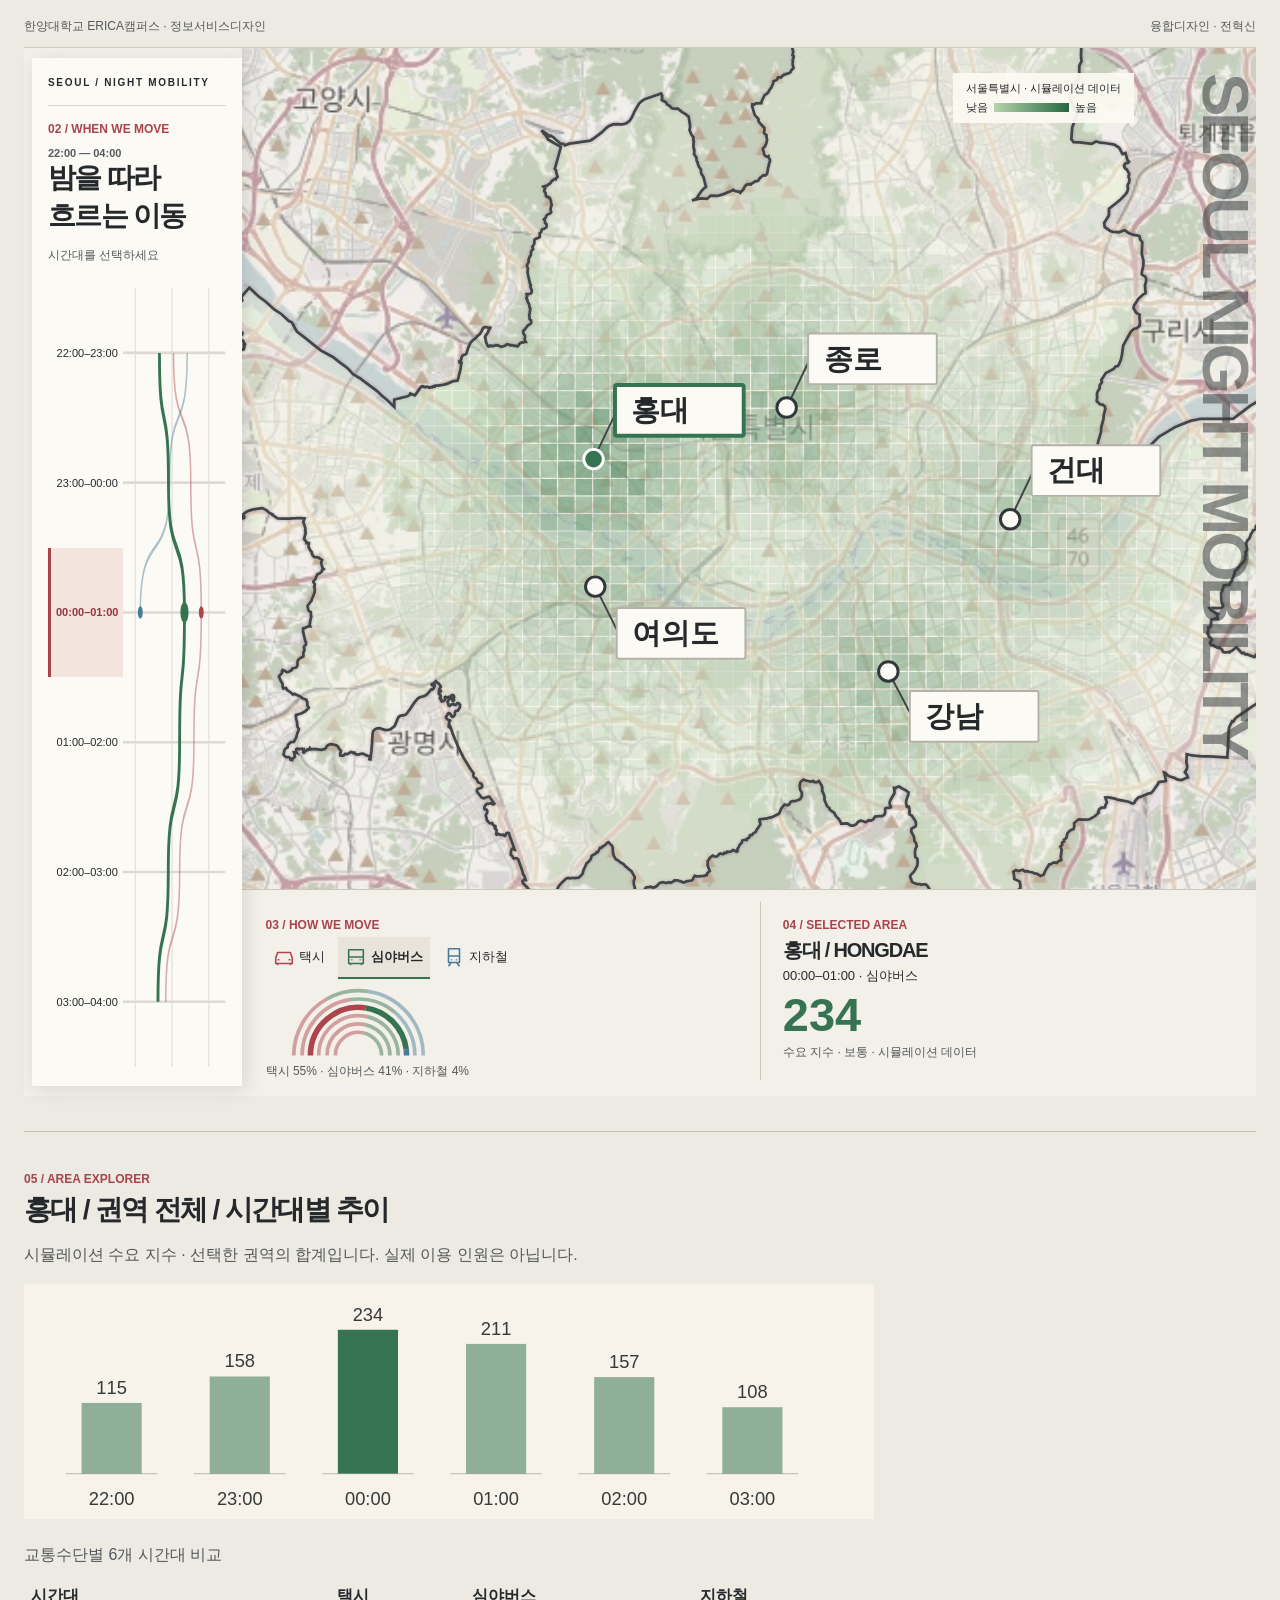
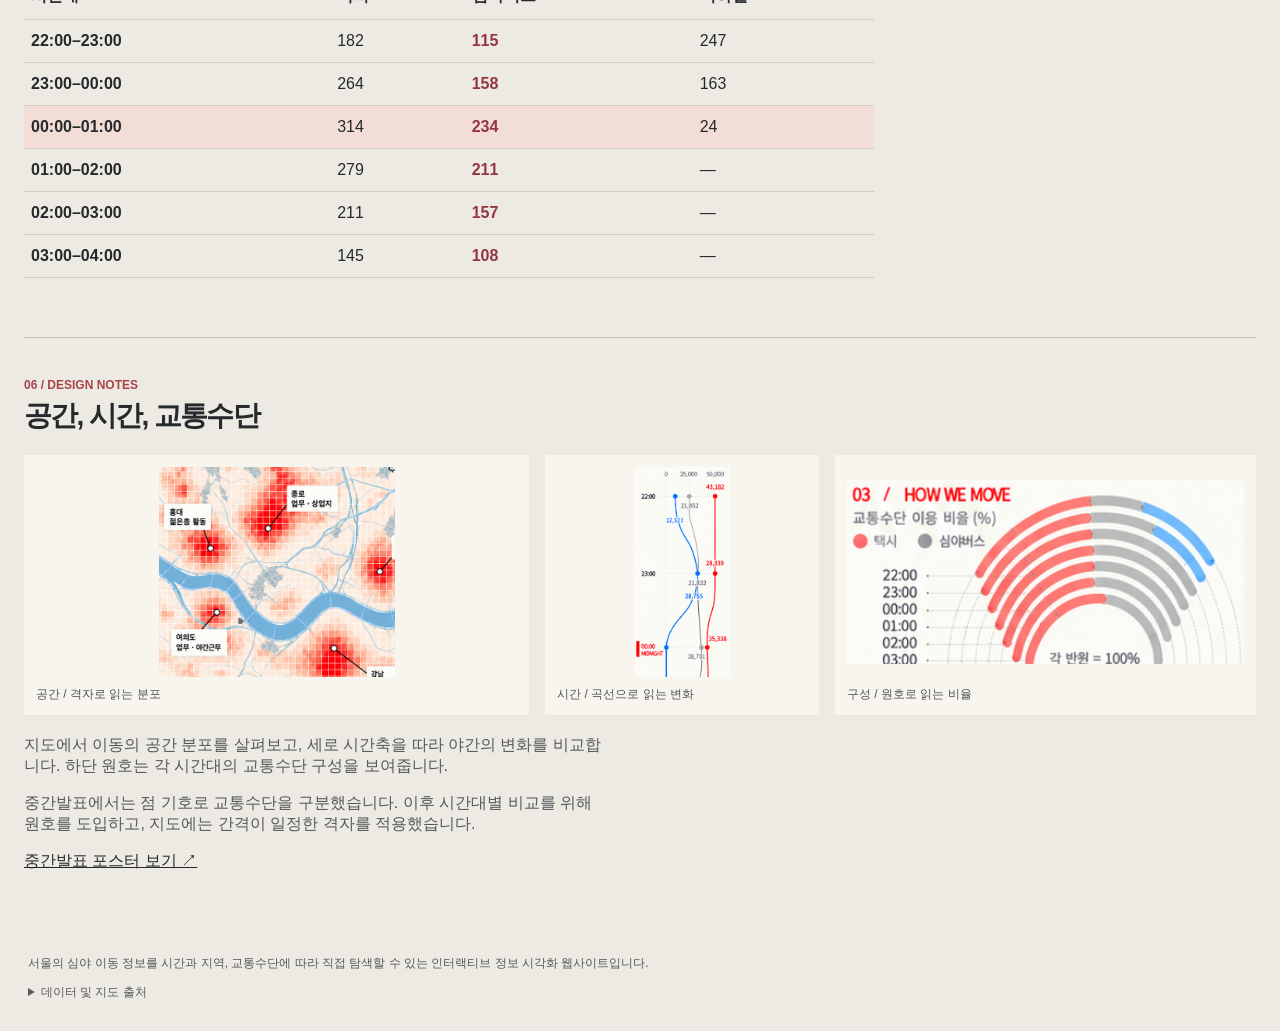
<file: index.html>
<!doctype html>
<html lang="ko">
<meta charset="utf-8">
<meta name="viewport" content="width=device-width, initial-scale=1">
<title>SEOUL NIGHT MOBILITY</title>
<link rel="stylesheet" href="./style.css">
<script defer src="./src/geography.js"></script>
<script defer src="./src/mobility.js"></script>
<script defer src="./src/visuals.js"></script>
<script defer src="./src/app.js"></script>
<main>
<header><span>한양대학교 ERICA캠퍼스 · 정보서비스디자인</span><span>융합디자인 · 전혁신</span></header>
<div class="poster">
<aside><div class="brand">SEOUL / NIGHT MOBILITY</div><div class="timeline-heading"><p class="tag">02 / WHEN WE MOVE</p><span>22:00 — 04:00</span></div><h2>밤을 따라<br>흐르는 이동</h2><p class="hint">시간대를 선택하세요</p><div id="timeline"><svg viewBox="0 0 100 300" preserveAspectRatio="none" aria-hidden="true"></svg><div id="hours" role="group" aria-label="시간대"></div></div></aside>
<section class="map" aria-label="서울 심야 이동 지도">
<div class="map-top"><span>서울특별시 · 시뮬레이션 데이터</span><div class="legend">낮음 <i></i> 높음</div></div>
<svg id="map" viewBox="0 0 700 580" aria-label="서울시 지도와 이동 수요 격자"></svg>
<h1>SEOUL NIGHT MOBILITY</h1>

<div id="map-summary" hidden aria-live="polite"></div>
</section>
<section class="bottom"><div><p class="tag">03 / HOW WE MOVE</p><div id="modes" role="group" aria-label="교통수단"></div><svg id="shares" viewBox="0 0 200 78" role="img" aria-label="선택 지역의 수단별 수요 지수 비중"></svg><small id="share-label"></small></div><div id="info" aria-live="polite"></div></section>
</div>
<section class="deep"><p class="tag">05 / AREA EXPLORER</p><h2 id="detail-title"></h2><p id="detail-note"></p><svg id="detail-chart" viewBox="0 0 650 180" role="img" aria-label="선택 교통수단의 시간대별 수요 막대그래프"></svg><div id="detail-data"></div></section><section class="deep"><p class="tag">06 / DESIGN NOTES</p><h2>공간, 시간, 교통수단</h2><div class="design-gallery"><figure><img src="./assets/detail-map.png" alt="원본 포스터의 격자 지도"><figcaption>공간 / 격자로 읽는 분포</figcaption></figure><figure><img src="./assets/detail-time.png" alt="원본 포스터의 세로 추이 곡선"><figcaption>시간 / 곡선으로 읽는 변화</figcaption></figure><figure><img src="./assets/detail-arc.png" alt="원본 포스터의 교통수단 반원 도표"><figcaption>구성 / 원호로 읽는 비율</figcaption></figure></div><p>지도에서 이동의 공간 분포를 살펴보고, 세로 시간축을 따라 야간의 변화를 비교합니다. 하단 원호는 각 시간대의 교통수단 구성을 보여줍니다.</p><p>중간발표에서는 점 기호로 교통수단을 구분했습니다. 이후 시간대별 비교를 위해 원호를 도입하고, 지도에는 간격이 일정한 격자를 적용했습니다.</p><a href="./assets/poster.png">중간발표 포스터 보기 ↗</a></section><footer><p>서울의 심야 이동 정보를 시간과 지역, 교통수단에 따라 직접 탐색할 수 있는 인터랙티브 정보 시각화 웹사이트입니다.</p><details><summary>데이터 및 지도 출처</summary><p><a href="https://www.openstreetmap.org/copyright">© OpenStreetMap contributors · ODbL</a></p><p>열지도, 도표와 수치는 시뮬레이션입니다. 수요 지수는 비교용이며 실시간 대기 인원, 승객 수, 실제 운행 시간표와 구분됩니다. 지하철 이용 가능성은 역·노선·요일에 따라 달라집니다.</p><p>지도와 서울시 경계는 OpenStreetMap에서 가져왔으며 동일한 Web Mercator 좌표계로 정렬했습니다. 격자는 지역 중심 주변의 가상 분포를 나타냅니다.</p><a href="./assets/poster.png">중간발표 원본 포스터 보기</a></details></footer>
</main>
</html>
</file>
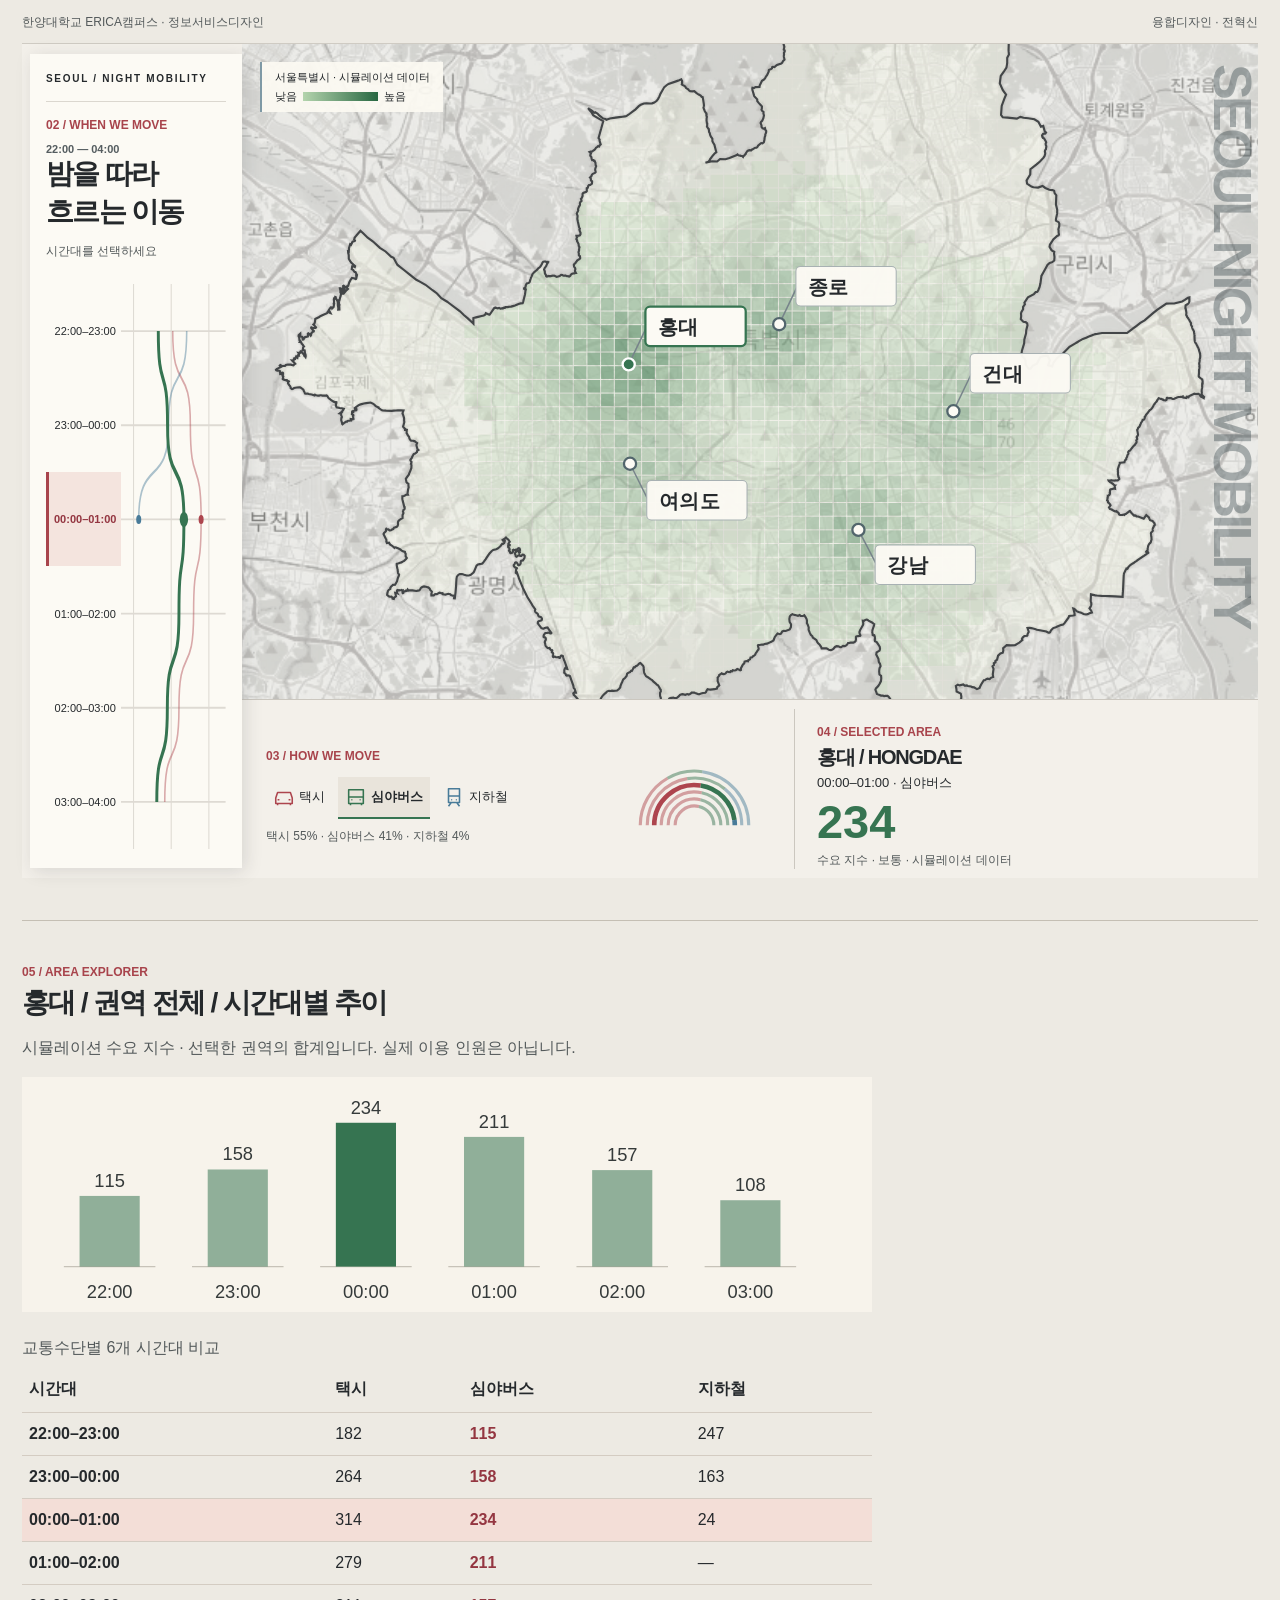
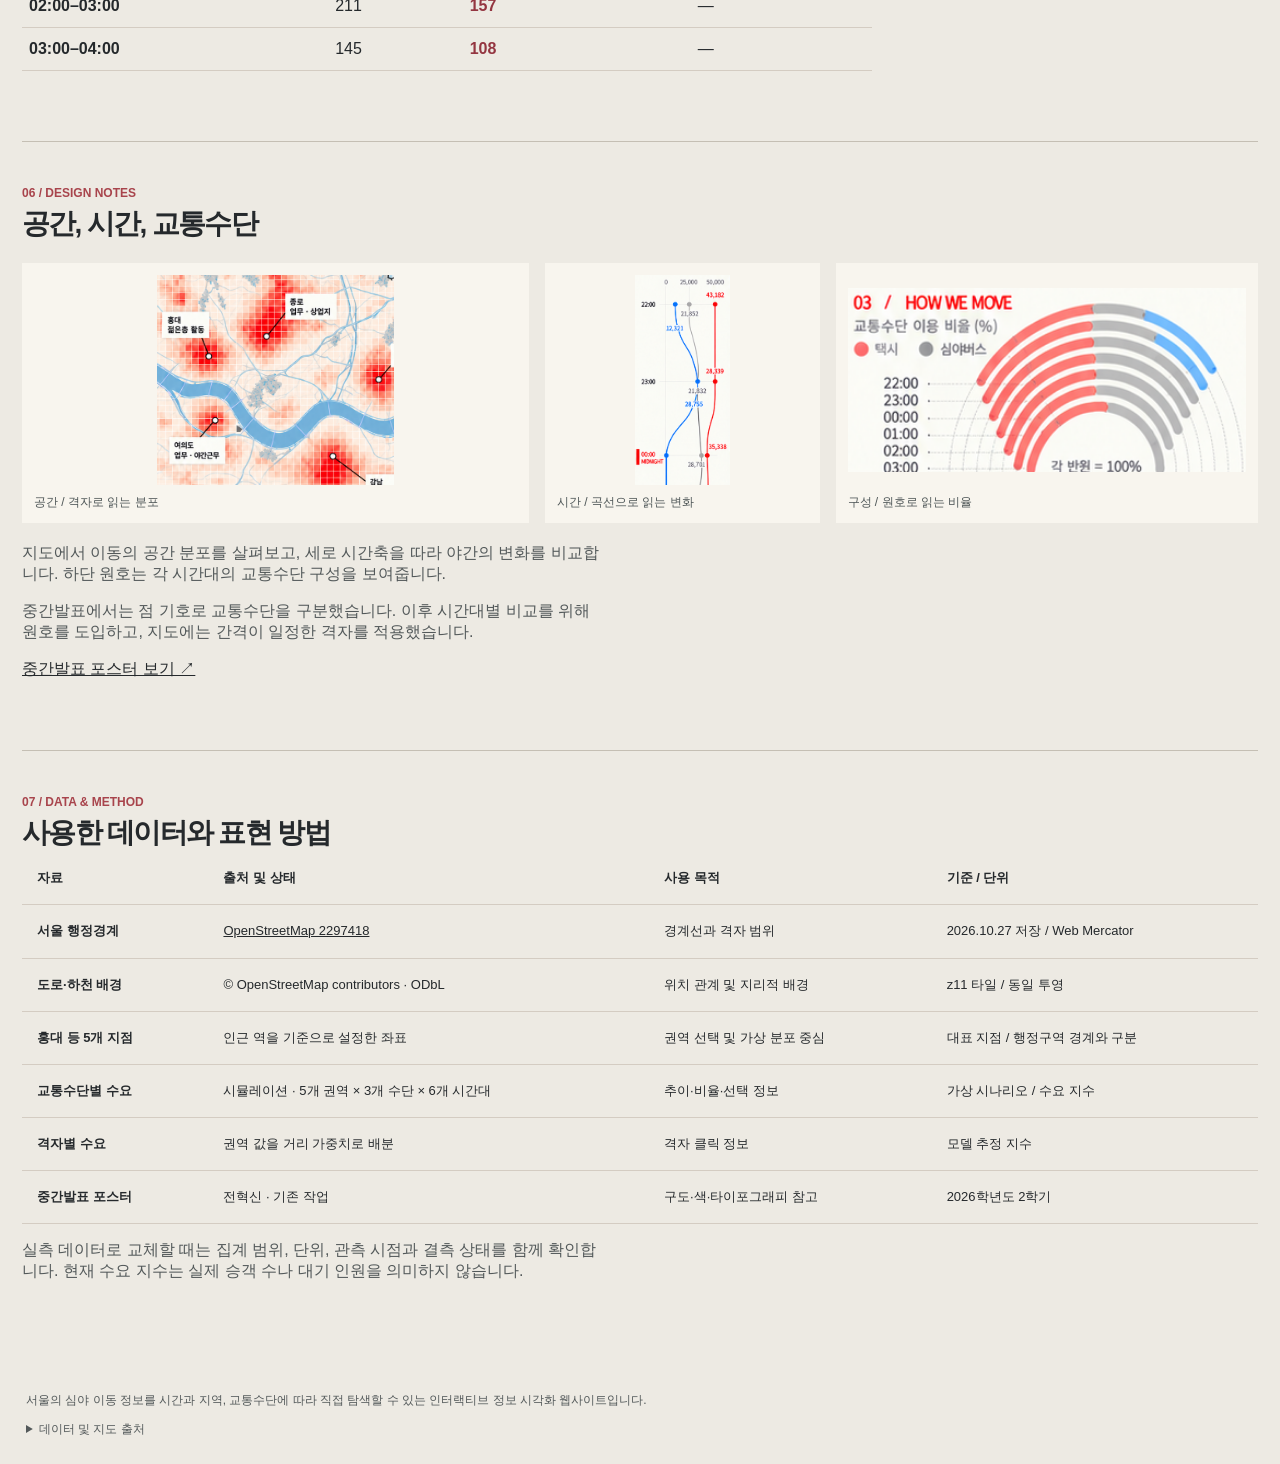
<file: professor/index.html>
<!doctype html>
<html lang="ko">
<meta charset="utf-8">
<meta name="viewport" content="width=device-width, initial-scale=1">
<title>SEOUL NIGHT MOBILITY · 교수 피드백 버전</title>
<link rel="stylesheet" href="./style.css">
<script defer src="./src/geography.js"></script>
<script defer src="./src/mobility.js"></script>
<script defer src="./src/visuals.js"></script>
<script defer src="./src/app.js"></script>
<main>
<header><span>한양대학교 ERICA캠퍼스 · 정보서비스디자인</span><span>융합디자인 · 전혁신</span></header>
<div class="poster">
<aside><div class="brand">SEOUL / NIGHT MOBILITY</div><div class="timeline-heading"><p class="tag">02 / WHEN WE MOVE</p><span>22:00 — 04:00</span></div><h2>밤을 따라<br>흐르는 이동</h2><p class="hint">시간대를 선택하세요</p><div id="timeline"><svg viewBox="0 0 100 300" preserveAspectRatio="none" aria-hidden="true"></svg><div id="hours" role="group" aria-label="시간대"></div></div></aside>
<section class="map" aria-label="서울 심야 이동 지도">
<div class="map-top"><span>서울특별시 · 시뮬레이션 데이터</span><div class="legend">낮음 <i></i> 높음</div></div>
<svg id="map" viewBox="0 0 700 580" aria-label="서울시 지도와 이동 수요 격자"></svg>
<h1>SEOUL NIGHT MOBILITY</h1>

<div id="map-summary" hidden aria-live="polite"></div>
</section>
<section class="bottom"><div><p class="tag">03 / HOW WE MOVE</p><div id="modes" role="group" aria-label="교통수단"></div><svg id="shares" viewBox="0 0 200 78" role="img" aria-label="선택 지역의 수단별 수요 지수 비중"></svg><small id="share-label"></small></div><div id="info" aria-live="polite"></div></section>
</div>
<section class="deep"><p class="tag">05 / AREA EXPLORER</p><h2 id="detail-title"></h2><p id="detail-note"></p><svg id="detail-chart" viewBox="0 0 650 180" role="img" aria-label="선택 교통수단의 시간대별 수요 막대그래프"></svg><div id="detail-data"></div></section><section class="deep"><p class="tag">06 / DESIGN NOTES</p><h2>공간, 시간, 교통수단</h2><div class="design-gallery"><figure><img src="../assets/detail-map.png" alt="원본 포스터의 격자 지도"><figcaption>공간 / 격자로 읽는 분포</figcaption></figure><figure><img src="../assets/detail-time.png" alt="원본 포스터의 세로 추이 곡선"><figcaption>시간 / 곡선으로 읽는 변화</figcaption></figure><figure><img src="../assets/detail-arc.png" alt="원본 포스터의 교통수단 반원 도표"><figcaption>구성 / 원호로 읽는 비율</figcaption></figure></div><p>지도에서 이동의 공간 분포를 살펴보고, 세로 시간축을 따라 야간의 변화를 비교합니다. 하단 원호는 각 시간대의 교통수단 구성을 보여줍니다.</p><p>중간발표에서는 점 기호로 교통수단을 구분했습니다. 이후 시간대별 비교를 위해 원호를 도입하고, 지도에는 간격이 일정한 격자를 적용했습니다.</p><a href="../assets/poster.png">중간발표 포스터 보기 ↗</a></section><section class="deep source-section"><p class="tag">07 / DATA & METHOD</p><h2>사용한 데이터와 표현 방법</h2><div class="source-scroll"><table><thead><tr><th>자료</th><th>출처 및 상태</th><th>사용 목적</th><th>기준 / 단위</th></tr></thead><tbody>
<tr><th>서울 행정경계</th><td><a href="https://www.openstreetmap.org/relation/2297418">OpenStreetMap 2297418</a></td><td>경계선과 격자 범위</td><td>2026.10.27 저장 / Web Mercator</td></tr>
<tr><th>도로·하천 배경</th><td>© OpenStreetMap contributors · ODbL</td><td>위치 관계 및 지리적 배경</td><td>z11 타일 / 동일 투영</td></tr>
<tr><th>홍대 등 5개 지점</th><td>인근 역을 기준으로 설정한 좌표</td><td>권역 선택 및 가상 분포 중심</td><td>대표 지점 / 행정구역 경계와 구분</td></tr>
<tr><th>교통수단별 수요</th><td>시뮬레이션 · 5개 권역 × 3개 수단 × 6개 시간대</td><td>추이·비율·선택 정보</td><td>가상 시나리오 / 수요 지수</td></tr>
<tr><th>격자별 수요</th><td>권역 값을 거리 가중치로 배분</td><td>격자 클릭 정보</td><td>모델 추정 지수</td></tr>
<tr><th>중간발표 포스터</th><td>전혁신 · 기존 작업</td><td>구도·색·타이포그래피 참고</td><td>2026학년도 2학기</td></tr>
</tbody></table></div><p>실측 데이터로 교체할 때는 집계 범위, 단위, 관측 시점과 결측 상태를 함께 확인합니다. 현재 수요 지수는 실제 승객 수나 대기 인원을 의미하지 않습니다.</p></section><footer><p>서울의 심야 이동 정보를 시간과 지역, 교통수단에 따라 직접 탐색할 수 있는 인터랙티브 정보 시각화 웹사이트입니다.</p><details><summary>데이터 및 지도 출처</summary><p><a href="https://www.openstreetmap.org/copyright">© OpenStreetMap contributors · ODbL</a></p><p>열지도, 도표와 수치는 시뮬레이션입니다. 수요 지수는 비교용이며 실시간 대기 인원, 승객 수, 실제 운행 시간표와 구분됩니다. 지하철 이용 가능성은 역·노선·요일에 따라 달라집니다.</p><p>지도와 서울시 경계는 OpenStreetMap에서 가져왔으며 동일한 Web Mercator 좌표계로 정렬했습니다. 격자는 지역 중심 주변의 가상 분포를 나타냅니다.</p><a href="../assets/poster.png">중간발표 원본 포스터 보기</a></details></footer>
</main>
</html>
</file>
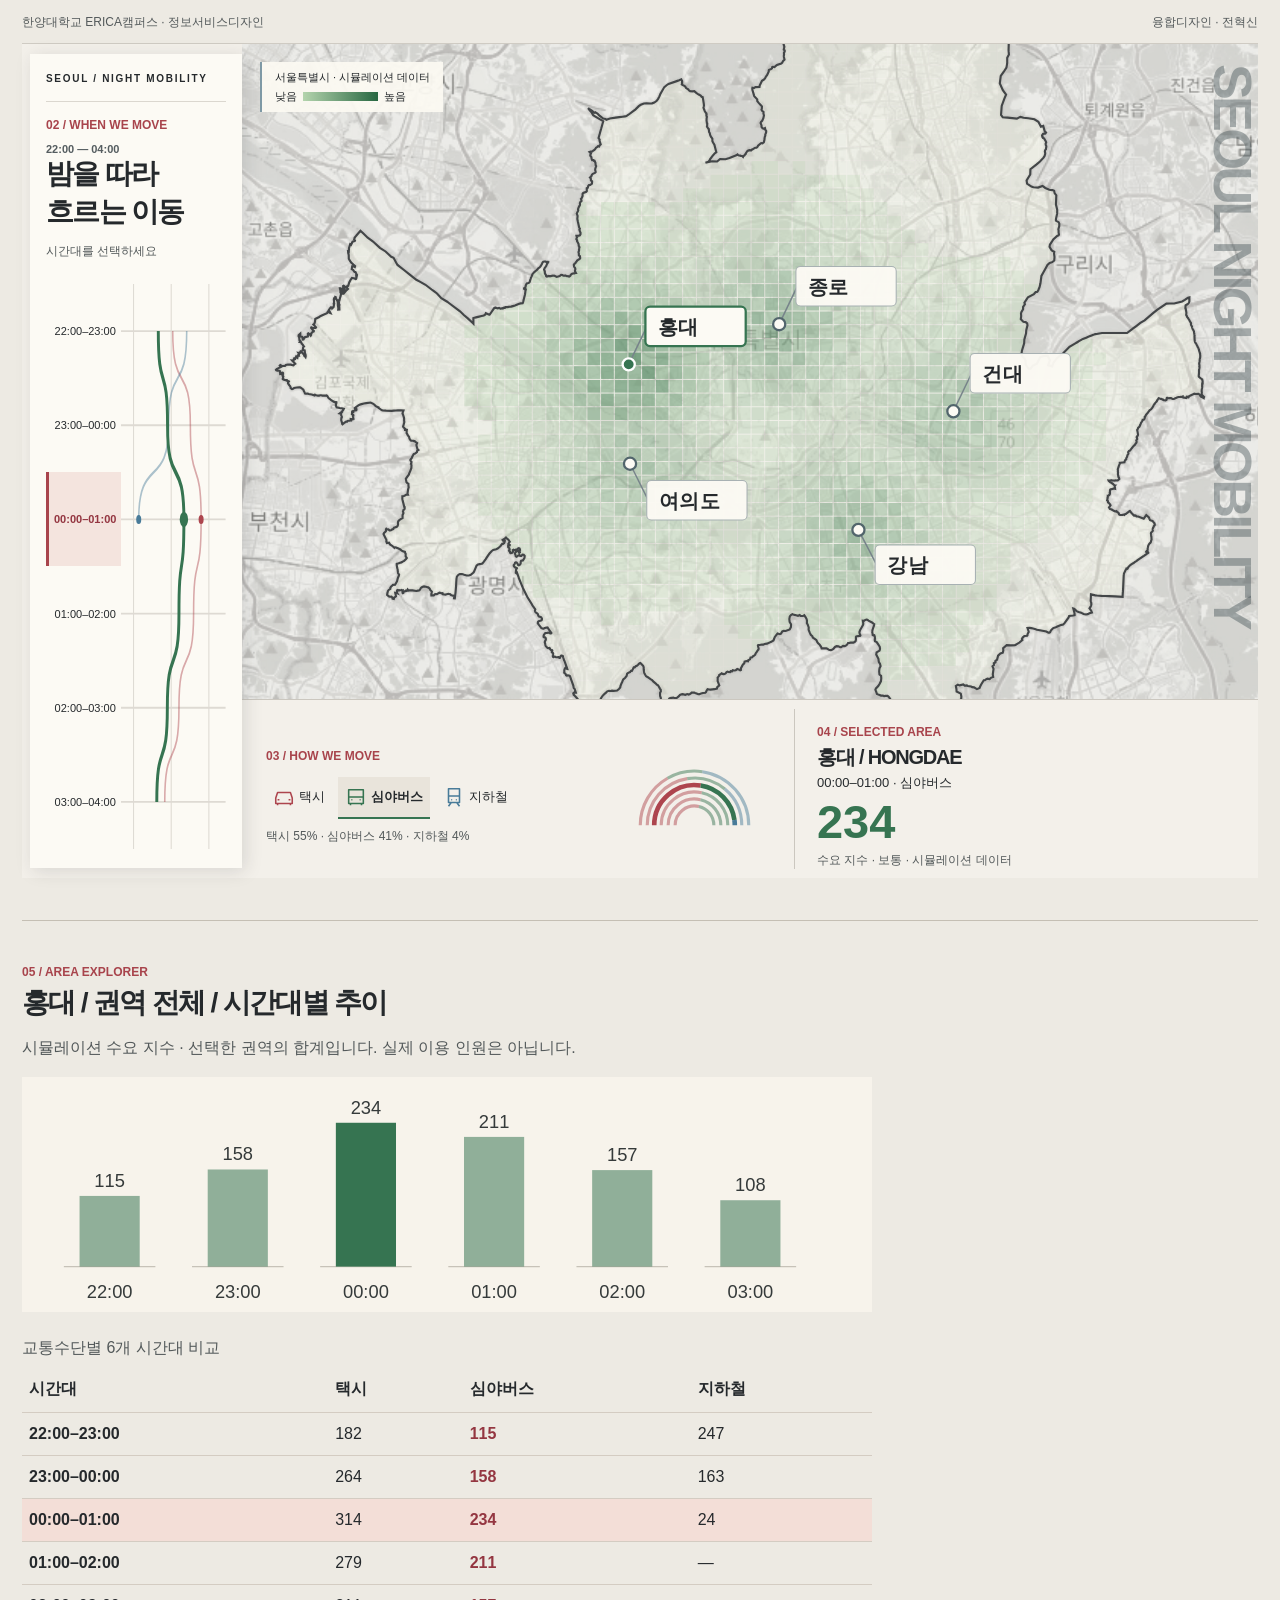
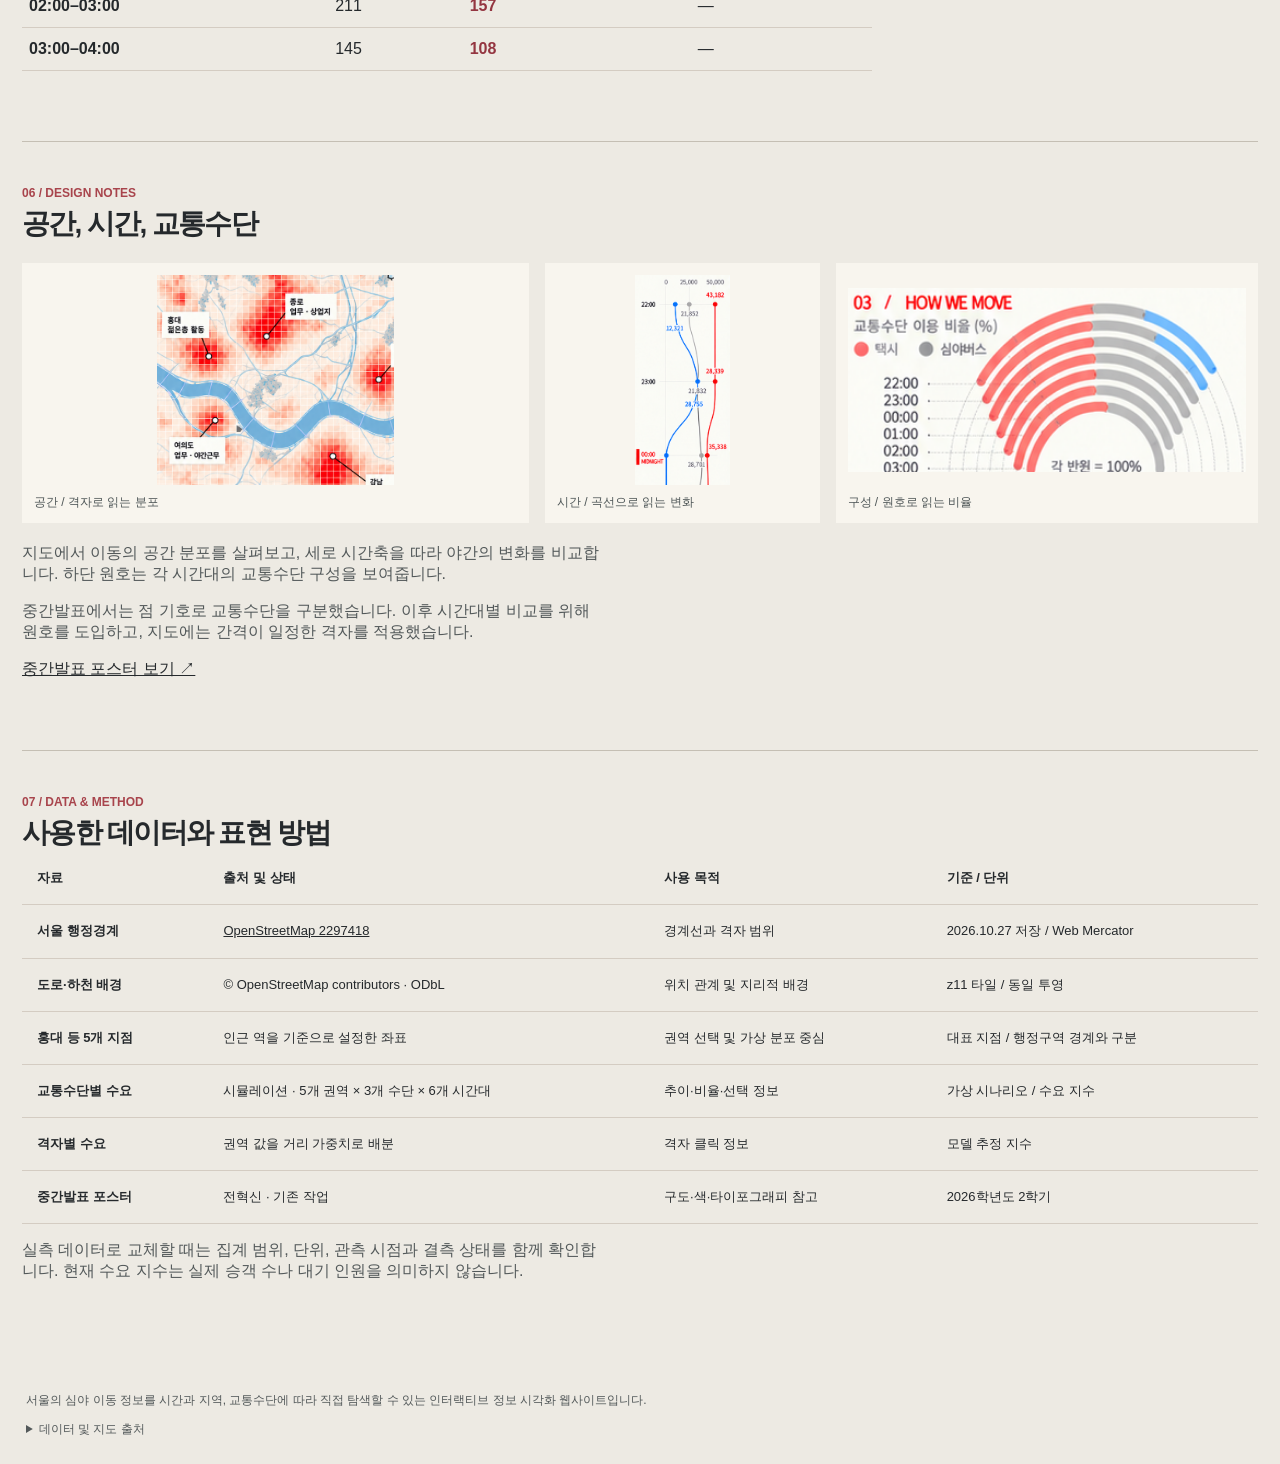
<file: 전혁신/index.html>
<!doctype html>
<html lang="ko">
<meta charset="utf-8">
<meta name="viewport" content="width=device-width, initial-scale=1">
<title>전혁신</title>
<link rel="stylesheet" href="./style.css">
<script defer src="./src/geography.js"></script>
<script defer src="./src/mobility.js"></script>
<script defer src="./src/visuals.js"></script>
<script defer src="./src/app.js"></script>
<main>
<header><span>한양대학교 ERICA캠퍼스 · 정보서비스디자인</span><span>융합디자인 · 전혁신</span></header>
<div class="poster">
<aside><div class="brand">SEOUL / NIGHT MOBILITY</div><div class="timeline-heading"><p class="tag">02 / WHEN WE MOVE</p><span>22:00 — 04:00</span></div><h2>밤을 따라<br>흐르는 이동</h2><p class="hint">시간대를 선택하세요</p><div id="timeline"><svg viewBox="0 0 100 300" preserveAspectRatio="none" aria-hidden="true"></svg><div id="hours" role="group" aria-label="시간대"></div></div></aside>
<section class="map" aria-label="서울 심야 이동 지도">
<div class="map-top"><span>서울특별시 · 시뮬레이션 데이터</span><div class="legend">낮음 <i></i> 높음</div></div>
<svg id="map" viewBox="0 0 700 580" aria-label="서울시 지도와 이동 수요 격자"></svg>
<h1>SEOUL NIGHT MOBILITY</h1>

<div id="map-summary" hidden aria-live="polite"></div>
</section>
<section class="bottom"><div><p class="tag">03 / HOW WE MOVE</p><div id="modes" role="group" aria-label="교통수단"></div><svg id="shares" viewBox="0 0 200 78" role="img" aria-label="선택 지역의 수단별 수요 지수 비중"></svg><small id="share-label"></small></div><div id="info" aria-live="polite"></div></section>
</div>
<section class="deep"><p class="tag">05 / AREA EXPLORER</p><h2 id="detail-title"></h2><p id="detail-note"></p><svg id="detail-chart" viewBox="0 0 650 180" role="img" aria-label="선택 교통수단의 시간대별 수요 막대그래프"></svg><div id="detail-data"></div></section><section class="deep"><p class="tag">06 / DESIGN NOTES</p><h2>공간, 시간, 교통수단</h2><div class="design-gallery"><figure><img src="../assets/detail-map.png" alt="원본 포스터의 격자 지도"><figcaption>공간 / 격자로 읽는 분포</figcaption></figure><figure><img src="../assets/detail-time.png" alt="원본 포스터의 세로 추이 곡선"><figcaption>시간 / 곡선으로 읽는 변화</figcaption></figure><figure><img src="../assets/detail-arc.png" alt="원본 포스터의 교통수단 반원 도표"><figcaption>구성 / 원호로 읽는 비율</figcaption></figure></div><p>지도에서 이동의 공간 분포를 살펴보고, 세로 시간축을 따라 야간의 변화를 비교합니다. 하단 원호는 각 시간대의 교통수단 구성을 보여줍니다.</p><p>중간발표에서는 점 기호로 교통수단을 구분했습니다. 이후 시간대별 비교를 위해 원호를 도입하고, 지도에는 간격이 일정한 격자를 적용했습니다.</p><a href="../assets/poster.png">중간발표 포스터 보기 ↗</a></section><section class="deep source-section"><p class="tag">07 / DATA & METHOD</p><h2>사용한 데이터와 표현 방법</h2><div class="source-scroll"><table><thead><tr><th>자료</th><th>출처 및 상태</th><th>사용 목적</th><th>기준 / 단위</th></tr></thead><tbody>
<tr><th>서울 행정경계</th><td><a href="https://www.openstreetmap.org/relation/2297418">OpenStreetMap 2297418</a></td><td>경계선과 격자 범위</td><td>2026.10.27 저장 / Web Mercator</td></tr>
<tr><th>도로·하천 배경</th><td>© OpenStreetMap contributors · ODbL</td><td>위치 관계 및 지리적 배경</td><td>z11 타일 / 동일 투영</td></tr>
<tr><th>홍대 등 5개 지점</th><td>인근 역을 기준으로 설정한 좌표</td><td>권역 선택 및 가상 분포 중심</td><td>대표 지점 / 행정구역 경계와 구분</td></tr>
<tr><th>교통수단별 수요</th><td>시뮬레이션 · 5개 권역 × 3개 수단 × 6개 시간대</td><td>추이·비율·선택 정보</td><td>가상 시나리오 / 수요 지수</td></tr>
<tr><th>격자별 수요</th><td>권역 값을 거리 가중치로 배분</td><td>격자 클릭 정보</td><td>모델 추정 지수</td></tr>
<tr><th>중간발표 포스터</th><td>전혁신 · 기존 작업</td><td>구도·색·타이포그래피 참고</td><td>2026학년도 2학기</td></tr>
</tbody></table></div><p>실측 데이터로 교체할 때는 집계 범위, 단위, 관측 시점과 결측 상태를 함께 확인합니다. 현재 수요 지수는 실제 승객 수나 대기 인원을 의미하지 않습니다.</p></section><footer><p>서울의 심야 이동 정보를 시간과 지역, 교통수단에 따라 직접 탐색할 수 있는 인터랙티브 정보 시각화 웹사이트입니다.</p><details><summary>데이터 및 지도 출처</summary><p><a href="https://www.openstreetmap.org/copyright">© OpenStreetMap contributors · ODbL</a></p><p>열지도, 도표와 수치는 시뮬레이션입니다. 수요 지수는 비교용이며 실시간 대기 인원, 승객 수, 실제 운행 시간표와 구분됩니다. 지하철 이용 가능성은 역·노선·요일에 따라 달라집니다.</p><p>지도와 서울시 경계는 OpenStreetMap에서 가져왔으며 동일한 Web Mercator 좌표계로 정렬했습니다. 격자는 지역 중심 주변의 가상 분포를 나타냅니다.</p><a href="../assets/poster.png">중간발표 원본 포스터 보기</a></details></footer>
</main>
</html>
</file>
<file: style.css>
:root{font-family:"Noto Sans KR","Malgun Gothic",sans-serif;color:#25292c;background:#edeae3;color-scheme:light}*{box-sizing:border-box}body{margin:0}main{max-width:1320px;margin:auto;padding:18px 24px}header{display:flex;justify-content:space-between;gap:12px;font-size:12px;color:#53595a;padding:0 0 12px;border-bottom:1px solid #cfcbc3}.poster{display:grid;grid-template-columns:clamp(178px,17vw,235px) minmax(0,1fr);grid-template-rows:auto auto;background:#f3f0ea}aside{grid-row:span 2;z-index:2;background:#fcfaf4;padding:19px 16px;box-shadow:3px 3px 17px #25292c22;margin:10px 0 10px 8px;display:flex;flex-direction:column}.brand{font-size:10px;letter-spacing:.17em;font-weight:800;padding-bottom:17px;border-bottom:1px solid #dbd7cf}.tag{font:700 12px Arial,sans-serif;color:#a8444c;margin:16px 0 5px}h2{margin:0;font-size:clamp(20px,2.2vw,31px);letter-spacing:-.06em}.hint,small{font-size:12px;color:#53595a}.map{position:relative;overflow:hidden;isolation:isolate;background:#e5e5dc}#map{display:block;width:100%;height:auto}.map-top{position:absolute;top:3%;right:12%;background:#fcfaf3ed;padding:8px 13px;display:grid;font-size:11px;z-index:1}.map-top b{font:700 clamp(19px,3vw,42px) Arial;letter-spacing:-.06em}.legend{display:flex;align-items:center;gap:6px;margin-top:4px}.legend i{width:75px;height:9px;background:linear-gradient(90deg,#f8dfcf,#e28978,#a8444c)}h1{position:absolute;right:0;top:3%;height:94%;margin:0;writing-mode:vertical-rl;font:900 clamp(24px,5.1vw,71px)/.95 Arial;letter-spacing:-.07em;color:#343a3a85;pointer-events:none}.credit,.key{position:absolute;bottom:2%;background:#fcfaf3f0;padding:3px 7px;font-size:10px}.credit{left:1%}.key{right:10%;display:flex;align-items:center;gap:5px}.key select{font:inherit;min-height:32px;background:#fcfaf4;border:1px solid #aca8a0;color:inherit}.cell{cursor:pointer;transition:fill .24s,fill-opacity .24s}.cell:hover,.selected-cell{stroke:#49272c;stroke-width:.9;fill-opacity:.95!important}.marker{cursor:pointer}.marker rect{fill:#fcfaf4;stroke:#b5b1a8}.marker circle{fill:#fcfaf4;stroke:#303639;stroke-width:1.5}.marker text{font-size:15px;font-weight:750;fill:#25292c}.marker[aria-pressed=true] rect,.marker:hover rect{stroke:#a8444c;stroke-width:2}.marker[aria-pressed=true] circle{fill:#a8444c;stroke:white}#timeline{display:grid;grid-template-columns:auto minmax(0,1fr);flex:1;min-height:330px;margin-top:12px}#timeline svg{grid-column:2;grid-row:1;width:100%;height:100%;overflow:visible}#hours{grid-column:1;grid-row:1;display:grid;grid-template-rows:repeat(6,1fr);align-items:stretch}button{color:inherit;font:inherit;cursor:pointer;background:transparent;border:0}button:focus-visible,select:focus-visible,.marker:focus-visible,summary:focus-visible{outline:2px solid #a8444c;outline-offset:2px}#hours button{font-size:11px;padding:0 5px;border-left:3px solid transparent}#hours button[aria-pressed=true]{border-color:#a8444c;color:#943641;font-weight:800;background:#f4e4de}.bottom{display:grid;grid-template-columns:1fr 1fr;gap:22px;padding:12px 24px 16px;border-top:1px solid #cbc7bf}#info{border-left:1px solid #cbc7bf;padding-left:22px}#info h2{font-size:20px}.stamp{margin:3px 0;font-size:13px}#info strong{display:block;color:#a8444c;font:750 47px/1.15 Arial}#modes{display:flex;flex-wrap:wrap;gap:6px}#modes button{display:flex;align-items:center;gap:4px;min-height:42px;padding:4px 7px;border-bottom:2px solid transparent;font-size:13px}#modes button[aria-pressed=true]{border-color:var(--mode);background:#e9e4db;font-weight:800}#modes svg{width:22px;color:var(--mode)}#shares{display:block;width:min(100%,185px);margin:8px 0 2px}footer{font-size:12px;color:#53595a;padding:12px 4px}summary{cursor:pointer}a{color:inherit}@media(max-width:720px){main{padding:10px}.poster{grid-template-columns:110px minmax(0,1fr);align-items:stretch}aside{grid-row:auto;margin:0;padding:8px 4px}.brand{font-size:8px}aside h2{font-size:17px}.hint{font-size:10px}#timeline{min-height:220px}#hours button{font-size:9px;padding:0 2px}#timeline svg{min-width:28px}.map{display:flex;align-items:center}.map-top{top:1%;right:4%;padding:5px}.map-top span{font-size:9px}.legend{font-size:9px}.legend i{width:45px}h1{top:22%;height:70%;font-size:clamp(14px,4vw,28px)}.credit{bottom:39px;font-size:8px}.key{right:2%;bottom:3px}.bottom{grid-column:1/-1;gap:10px;padding:7px 8px}#info{padding-left:10px}#info h2{font-size:17px}#modes button{padding:2px 4px;font-size:11px}#modes svg{width:16px}header{font-size:10px}}@media(prefers-reduced-motion:reduce){.cell{transition:none}}
#map-summary{position:absolute;right:11%;top:57%;background:#fcfaf5f4;border:1px solid #bcb6ac;padding:10px 14px;display:grid;gap:2px;min-width:145px;box-shadow:0 4px 13px #272b2920;pointer-events:none}#map-summary b{font-size:16px}#map-summary span{font-size:11px}#map-summary strong{font:700 32px Arial;color:#a8444c}.deep{margin:35px 0;padding:24px 0;border-top:1px solid #c5bfb4}.deep p:not(.tag){max-width:65ch;color:#53595a}.deep table{width:100%;max-width:850px;border-collapse:collapse;font-variant-numeric:tabular-nums}.deep caption{text-align:left;padding:8px 0;color:#53595a}.deep th,.deep td{padding:12px 7px;text-align:left;border-bottom:1px solid #d4ccc2}.active-row{background:#f3ded7}.active-mode{font-weight:bold;color:#943641}@media(max-width:720px){#map-summary{top:auto;bottom:59px;right:4px;min-width:0;padding:6px;font-size:10px}#map-summary strong{font-size:20px}#map-summary small{font-size:9px}.deep table{font-size:12px}}
#map-summary[hidden]{display:none}#map-summary{z-index:3;right:auto;bottom:auto}
#detail-chart{display:block;width:100%;max-width:850px;background:#f7f3eb;margin:18px 0}
.bar-value,.bar-time{fill:#353a3a;font-size:14px;font-variant-numeric:tabular-nums}
.design-gallery{display:grid;grid-template-columns:1.2fr .65fr 1fr;gap:16px;margin:20px 0}
.design-gallery figure{margin:0;background:#f8f5ee;padding:12px;min-width:0}
.design-gallery img{display:block;width:100%;height:210px;object-fit:contain}
.design-gallery figcaption{margin-top:9px;font-size:12px;color:#4e5657}
@media(max-width:600px){.design-gallery{grid-template-columns:1fr}.design-gallery img{height:180px}}
.timeline-heading{display:flex;gap:6px;align-items:baseline;justify-content:space-between;flex-wrap:wrap}.timeline-heading span{font:700 11px Arial;white-space:nowrap;color:#555d60}#map-summary{transform-origin:left center}.cell{transform-box:fill-box;transform-origin:center;transition:fill .24s,fill-opacity .24s,transform .26s cubic-bezier(.22,.75,.3,1)}.selected-cell{transform:scale(1.16)}@media(prefers-reduced-motion:reduce){.cell{transition:none}}
/* Compact callout for the selected heatmap cell. */
#map-summary{width:max-content;min-width:0;max-width:132px;padding:7px 10px 8px;gap:1px;background:#fcfaf4f7;border:1px solid #ded4cb;border-left:2px solid #a8444c;border-radius:3px;box-shadow:0 3px 10px #37302a18}
#map-summary b{font-size:13px;line-height:1.3}
#map-summary span{font-size:10px;color:#555e60;line-height:1.5}
#map-summary strong{font-size:24px;line-height:1.08;font-variant-numeric:tabular-nums;margin-top:3px}
#map-summary small{font-size:9px;line-height:1.35;color:#66615d}
@media(max-width:720px){#map-summary{padding:5px 7px 6px;max-width:114px}#map-summary strong{font-size:20px}}
.marker[aria-pressed=true] rect,.marker:hover rect{stroke:var(--active-mode,#a8444c)}
.marker[aria-pressed=true] circle{fill:var(--active-mode,#a8444c)}
.cell:hover,.selected-cell{stroke:var(--active-mode,#a8444c)}
#map-summary{border-left-color:var(--active-mode,#a8444c)}
#map-summary strong,#info strong{color:var(--active-mode,#a8444c)}
#map{aspect-ratio:700/580;touch-action:none;cursor:grab}
#map.panning,#map.panning .cell,#map.panning .marker{cursor:grabbing}
</file>
<file: professor/style.css>
:root{font-family:"Noto Sans KR","Malgun Gothic",sans-serif;color:#25292c;background:#edeae3;color-scheme:light}*{box-sizing:border-box}body{margin:0}main{max-width:1320px;margin:auto;padding:18px 24px}header{display:flex;justify-content:space-between;gap:12px;font-size:12px;color:#53595a;padding:0 0 12px;border-bottom:1px solid #cfcbc3}.poster{display:grid;grid-template-columns:clamp(178px,17vw,235px) minmax(0,1fr);grid-template-rows:auto auto;background:#f3f0ea}aside{grid-row:span 2;z-index:2;background:#fcfaf4;padding:19px 16px;box-shadow:3px 3px 17px #25292c22;margin:10px 0 10px 8px;display:flex;flex-direction:column}.brand{font-size:10px;letter-spacing:.17em;font-weight:800;padding-bottom:17px;border-bottom:1px solid #dbd7cf}.tag{font:700 12px Arial,sans-serif;color:#a8444c;margin:16px 0 5px}h2{margin:0;font-size:clamp(20px,2.2vw,31px);letter-spacing:-.06em}.hint,small{font-size:12px;color:#53595a}.map{position:relative;overflow:hidden;isolation:isolate;background:#e5e5dc}#map{display:block;width:100%;height:auto}.map-top{position:absolute;top:3%;right:12%;background:#fcfaf3ed;padding:8px 13px;display:grid;font-size:11px;z-index:1}.map-top b{font:700 clamp(19px,3vw,42px) Arial;letter-spacing:-.06em}.legend{display:flex;align-items:center;gap:6px;margin-top:4px}.legend i{width:75px;height:9px;background:linear-gradient(90deg,#f8dfcf,#e28978,#a8444c)}h1{position:absolute;right:0;top:3%;height:94%;margin:0;writing-mode:vertical-rl;font:900 clamp(24px,5.1vw,71px)/.95 Arial;letter-spacing:-.07em;color:#343a3a85;pointer-events:none}.credit,.key{position:absolute;bottom:2%;background:#fcfaf3f0;padding:3px 7px;font-size:10px}.credit{left:1%}.key{right:10%;display:flex;align-items:center;gap:5px}.key select{font:inherit;min-height:32px;background:#fcfaf4;border:1px solid #aca8a0;color:inherit}.cell{cursor:pointer;transition:fill .24s,fill-opacity .24s}.cell:hover,.selected-cell{stroke:#49272c;stroke-width:.9;fill-opacity:.95!important}.marker{cursor:pointer}.marker rect{fill:#fcfaf4;stroke:#b5b1a8}.marker circle{fill:#fcfaf4;stroke:#303639;stroke-width:1.5}.marker text{font-size:15px;font-weight:750;fill:#25292c}.marker[aria-pressed=true] rect,.marker:hover rect{stroke:#a8444c;stroke-width:2}.marker[aria-pressed=true] circle{fill:#a8444c;stroke:white}#timeline{display:grid;grid-template-columns:auto minmax(0,1fr);flex:1;min-height:330px;margin-top:12px}#timeline svg{grid-column:2;grid-row:1;width:100%;height:100%;overflow:visible}#hours{grid-column:1;grid-row:1;display:grid;grid-template-rows:repeat(6,1fr);align-items:stretch}button{color:inherit;font:inherit;cursor:pointer;background:transparent;border:0}button:focus-visible,select:focus-visible,.marker:focus-visible,summary:focus-visible{outline:2px solid #a8444c;outline-offset:2px}#hours button{font-size:11px;padding:0 5px;border-left:3px solid transparent}#hours button[aria-pressed=true]{border-color:#a8444c;color:#943641;font-weight:800;background:#f4e4de}.bottom{display:grid;grid-template-columns:1fr 1fr;gap:22px;padding:12px 24px 16px;border-top:1px solid #cbc7bf}#info{border-left:1px solid #cbc7bf;padding-left:22px}#info h2{font-size:20px}.stamp{margin:3px 0;font-size:13px}#info strong{display:block;color:#a8444c;font:750 47px/1.15 Arial}#modes{display:flex;flex-wrap:wrap;gap:6px}#modes button{display:flex;align-items:center;gap:4px;min-height:42px;padding:4px 7px;border-bottom:2px solid transparent;font-size:13px}#modes button[aria-pressed=true]{border-color:var(--mode);background:#e9e4db;font-weight:800}#modes svg{width:22px;color:var(--mode)}#shares{display:block;width:min(100%,185px);margin:8px 0 2px}footer{font-size:12px;color:#53595a;padding:12px 4px}summary{cursor:pointer}a{color:inherit}@media(max-width:720px){main{padding:10px}.poster{grid-template-columns:110px minmax(0,1fr);align-items:stretch}aside{grid-row:auto;margin:0;padding:8px 4px}.brand{font-size:8px}aside h2{font-size:17px}.hint{font-size:10px}#timeline{min-height:220px}#hours button{font-size:9px;padding:0 2px}#timeline svg{min-width:28px}.map{display:flex;align-items:center}.map-top{top:1%;right:4%;padding:5px}.map-top span{font-size:9px}.legend{font-size:9px}.legend i{width:45px}h1{top:22%;height:70%;font-size:clamp(14px,4vw,28px)}.credit{bottom:39px;font-size:8px}.key{right:2%;bottom:3px}.bottom{grid-column:1/-1;gap:10px;padding:7px 8px}#info{padding-left:10px}#info h2{font-size:17px}#modes button{padding:2px 4px;font-size:11px}#modes svg{width:16px}header{font-size:10px}}@media(prefers-reduced-motion:reduce){.cell{transition:none}}
#map-summary{position:absolute;right:11%;top:57%;background:#fcfaf5f4;border:1px solid #bcb6ac;padding:10px 14px;display:grid;gap:2px;min-width:145px;box-shadow:0 4px 13px #272b2920;pointer-events:none}#map-summary b{font-size:16px}#map-summary span{font-size:11px}#map-summary strong{font:700 32px Arial;color:#a8444c}.deep{margin:35px 0;padding:24px 0;border-top:1px solid #c5bfb4}.deep p:not(.tag){max-width:65ch;color:#53595a}.deep table{width:100%;max-width:850px;border-collapse:collapse;font-variant-numeric:tabular-nums}.deep caption{text-align:left;padding:8px 0;color:#53595a}.deep th,.deep td{padding:12px 7px;text-align:left;border-bottom:1px solid #d4ccc2}.active-row{background:#f3ded7}.active-mode{font-weight:bold;color:#943641}@media(max-width:720px){#map-summary{top:auto;bottom:59px;right:4px;min-width:0;padding:6px;font-size:10px}#map-summary strong{font-size:20px}#map-summary small{font-size:9px}.deep table{font-size:12px}}
#map-summary[hidden]{display:none}#map-summary{z-index:3;right:auto;bottom:auto}
#detail-chart{display:block;width:100%;max-width:850px;background:#f7f3eb;margin:18px 0}
.bar-value,.bar-time{fill:#353a3a;font-size:14px;font-variant-numeric:tabular-nums}
.design-gallery{display:grid;grid-template-columns:1.2fr .65fr 1fr;gap:16px;margin:20px 0}
.design-gallery figure{margin:0;background:#f8f5ee;padding:12px;min-width:0}
.design-gallery img{display:block;width:100%;height:210px;object-fit:contain}
.design-gallery figcaption{margin-top:9px;font-size:12px;color:#4e5657}
@media(max-width:600px){.design-gallery{grid-template-columns:1fr}.design-gallery img{height:180px}}
.timeline-heading{display:flex;gap:6px;align-items:baseline;justify-content:space-between;flex-wrap:wrap}.timeline-heading span{font:700 11px Arial;white-space:nowrap;color:#555d60}#map-summary{transform-origin:left center}.cell{transform-box:fill-box;transform-origin:center;transition:fill .24s,fill-opacity .24s,transform .26s cubic-bezier(.22,.75,.3,1)}.selected-cell{transform:scale(1.16)}@media(prefers-reduced-motion:reduce){.cell{transition:none}}
/* Compact callout for the selected heatmap cell. */
#map-summary{width:max-content;min-width:0;max-width:132px;padding:7px 10px 8px;gap:1px;background:#fcfaf4f7;border:1px solid #ded4cb;border-left:2px solid #a8444c;border-radius:3px;box-shadow:0 3px 10px #37302a18}
#map-summary b{font-size:13px;line-height:1.3}
#map-summary span{font-size:10px;color:#555e60;line-height:1.5}
#map-summary strong{font-size:24px;line-height:1.08;font-variant-numeric:tabular-nums;margin-top:3px}
#map-summary small{font-size:9px;line-height:1.35;color:#66615d}
@media(max-width:720px){#map-summary{padding:5px 7px 6px;max-width:114px}#map-summary strong{font-size:20px}}
.marker[aria-pressed=true] rect,.marker:hover rect{stroke:var(--active-mode,#a8444c)}
.marker[aria-pressed=true] circle{fill:var(--active-mode,#a8444c)}
.cell:hover,.selected-cell{stroke:var(--active-mode,#a8444c)}
#map-summary{border-left-color:var(--active-mode,#a8444c)}
#map-summary strong,#info strong{color:var(--active-mode,#a8444c)}
#map{aspect-ratio:700/580;touch-action:none;cursor:grab}
#map.panning,#map.panning .cell,#map.panning .marker{cursor:grabbing}

/* Professor-feedback edition, isolated from the original site. */
main{max-width:1600px;padding:14px 22px}
.poster{grid-template-columns:220px minmax(0,1fr);grid-template-rows:minmax(420px,calc(100svh - 245px)) auto}
.map{min-height:0;display:flex;align-items:center}
#map{height:100%;width:100%;aspect-ratio:auto}
.cartographic-base{filter:grayscale(.8) saturate(.35);opacity:.68}
.map-top{top:18px;left:18px;right:auto;border-left:2px solid #7f9aa6;font-size:11px}
h1{font-size:clamp(34px,4.2vw,65px);color:#37464b65}
.marker rect{fill:#fcfaf4f5;stroke:#a8b1b3;stroke-width:.7}
.marker text{font-size:13px;letter-spacing:.02em;font-weight:650}
.marker circle{r:4;stroke:#52656c}
.marker[aria-pressed=true] rect{fill:#fcfaf4;stroke-width:1.5}
.bottom{padding:8px 24px;align-items:center;grid-template-columns:1.15fr 1fr}
.bottom>div:first-child{display:grid;grid-template-columns:1fr 155px;align-items:center;column-gap:12px}
.bottom .tag,.bottom #share-label{grid-column:1/-1}
#shares{margin:0;width:155px}
.deep{max-width:1250px;margin:42px auto;padding:28px 0}
.source-scroll{overflow-x:auto}
.source-section table{max-width:none;font-size:13px}
.source-section th,.source-section td{vertical-align:top;line-height:1.7;padding:15px}
@media(max-width:720px){main{padding:10px}.poster{grid-template-columns:110px minmax(0,1fr);grid-template-rows:380px auto}.map-top{left:6px;top:6px;font-size:9px;padding:5px}.bottom{grid-template-columns:1fr 1fr;padding:9px}.bottom>div:first-child{display:block}#shares{width:135px}.source-section th,.source-section td{min-width:130px;padding:10px}.deep{margin:25px 0}}
</file>
<file: 전혁신/style.css>
:root{font-family:"Noto Sans KR","Malgun Gothic",sans-serif;color:#25292c;background:#edeae3;color-scheme:light}*{box-sizing:border-box}body{margin:0}main{max-width:1320px;margin:auto;padding:18px 24px}header{display:flex;justify-content:space-between;gap:12px;font-size:12px;color:#53595a;padding:0 0 12px;border-bottom:1px solid #cfcbc3}.poster{display:grid;grid-template-columns:clamp(178px,17vw,235px) minmax(0,1fr);grid-template-rows:auto auto;background:#f3f0ea}aside{grid-row:span 2;z-index:2;background:#fcfaf4;padding:19px 16px;box-shadow:3px 3px 17px #25292c22;margin:10px 0 10px 8px;display:flex;flex-direction:column}.brand{font-size:10px;letter-spacing:.17em;font-weight:800;padding-bottom:17px;border-bottom:1px solid #dbd7cf}.tag{font:700 12px Arial,sans-serif;color:#a8444c;margin:16px 0 5px}h2{margin:0;font-size:clamp(20px,2.2vw,31px);letter-spacing:-.06em}.hint,small{font-size:12px;color:#53595a}.map{position:relative;overflow:hidden;isolation:isolate;background:#e5e5dc}#map{display:block;width:100%;height:auto}.map-top{position:absolute;top:3%;right:12%;background:#fcfaf3ed;padding:8px 13px;display:grid;font-size:11px;z-index:1}.map-top b{font:700 clamp(19px,3vw,42px) Arial;letter-spacing:-.06em}.legend{display:flex;align-items:center;gap:6px;margin-top:4px}.legend i{width:75px;height:9px;background:linear-gradient(90deg,#f8dfcf,#e28978,#a8444c)}h1{position:absolute;right:0;top:3%;height:94%;margin:0;writing-mode:vertical-rl;font:900 clamp(24px,5.1vw,71px)/.95 Arial;letter-spacing:-.07em;color:#343a3a85;pointer-events:none}.credit,.key{position:absolute;bottom:2%;background:#fcfaf3f0;padding:3px 7px;font-size:10px}.credit{left:1%}.key{right:10%;display:flex;align-items:center;gap:5px}.key select{font:inherit;min-height:32px;background:#fcfaf4;border:1px solid #aca8a0;color:inherit}.cell{cursor:pointer;transition:fill .24s,fill-opacity .24s}.cell:hover,.selected-cell{stroke:#49272c;stroke-width:.9;fill-opacity:.95!important}.marker{cursor:pointer}.marker rect{fill:#fcfaf4;stroke:#b5b1a8}.marker circle{fill:#fcfaf4;stroke:#303639;stroke-width:1.5}.marker text{font-size:15px;font-weight:750;fill:#25292c}.marker[aria-pressed=true] rect,.marker:hover rect{stroke:#a8444c;stroke-width:2}.marker[aria-pressed=true] circle{fill:#a8444c;stroke:white}#timeline{display:grid;grid-template-columns:auto minmax(0,1fr);flex:1;min-height:330px;margin-top:12px}#timeline svg{grid-column:2;grid-row:1;width:100%;height:100%;overflow:visible}#hours{grid-column:1;grid-row:1;display:grid;grid-template-rows:repeat(6,1fr);align-items:stretch}button{color:inherit;font:inherit;cursor:pointer;background:transparent;border:0}button:focus-visible,select:focus-visible,.marker:focus-visible,summary:focus-visible{outline:2px solid #a8444c;outline-offset:2px}#hours button{font-size:11px;padding:0 5px;border-left:3px solid transparent}#hours button[aria-pressed=true]{border-color:#a8444c;color:#943641;font-weight:800;background:#f4e4de}.bottom{display:grid;grid-template-columns:1fr 1fr;gap:22px;padding:12px 24px 16px;border-top:1px solid #cbc7bf}#info{border-left:1px solid #cbc7bf;padding-left:22px}#info h2{font-size:20px}.stamp{margin:3px 0;font-size:13px}#info strong{display:block;color:#a8444c;font:750 47px/1.15 Arial}#modes{display:flex;flex-wrap:wrap;gap:6px}#modes button{display:flex;align-items:center;gap:4px;min-height:42px;padding:4px 7px;border-bottom:2px solid transparent;font-size:13px}#modes button[aria-pressed=true]{border-color:var(--mode);background:#e9e4db;font-weight:800}#modes svg{width:22px;color:var(--mode)}#shares{display:block;width:min(100%,185px);margin:8px 0 2px}footer{font-size:12px;color:#53595a;padding:12px 4px}summary{cursor:pointer}a{color:inherit}@media(max-width:720px){main{padding:10px}.poster{grid-template-columns:110px minmax(0,1fr);align-items:stretch}aside{grid-row:auto;margin:0;padding:8px 4px}.brand{font-size:8px}aside h2{font-size:17px}.hint{font-size:10px}#timeline{min-height:220px}#hours button{font-size:9px;padding:0 2px}#timeline svg{min-width:28px}.map{display:flex;align-items:center}.map-top{top:1%;right:4%;padding:5px}.map-top span{font-size:9px}.legend{font-size:9px}.legend i{width:45px}h1{top:22%;height:70%;font-size:clamp(14px,4vw,28px)}.credit{bottom:39px;font-size:8px}.key{right:2%;bottom:3px}.bottom{grid-column:1/-1;gap:10px;padding:7px 8px}#info{padding-left:10px}#info h2{font-size:17px}#modes button{padding:2px 4px;font-size:11px}#modes svg{width:16px}header{font-size:10px}}@media(prefers-reduced-motion:reduce){.cell{transition:none}}
#map-summary{position:absolute;right:11%;top:57%;background:#fcfaf5f4;border:1px solid #bcb6ac;padding:10px 14px;display:grid;gap:2px;min-width:145px;box-shadow:0 4px 13px #272b2920;pointer-events:none}#map-summary b{font-size:16px}#map-summary span{font-size:11px}#map-summary strong{font:700 32px Arial;color:#a8444c}.deep{margin:35px 0;padding:24px 0;border-top:1px solid #c5bfb4}.deep p:not(.tag){max-width:65ch;color:#53595a}.deep table{width:100%;max-width:850px;border-collapse:collapse;font-variant-numeric:tabular-nums}.deep caption{text-align:left;padding:8px 0;color:#53595a}.deep th,.deep td{padding:12px 7px;text-align:left;border-bottom:1px solid #d4ccc2}.active-row{background:#f3ded7}.active-mode{font-weight:bold;color:#943641}@media(max-width:720px){#map-summary{top:auto;bottom:59px;right:4px;min-width:0;padding:6px;font-size:10px}#map-summary strong{font-size:20px}#map-summary small{font-size:9px}.deep table{font-size:12px}}
#map-summary[hidden]{display:none}#map-summary{z-index:3;right:auto;bottom:auto}
#detail-chart{display:block;width:100%;max-width:850px;background:#f7f3eb;margin:18px 0}
.bar-value,.bar-time{fill:#353a3a;font-size:14px;font-variant-numeric:tabular-nums}
.design-gallery{display:grid;grid-template-columns:1.2fr .65fr 1fr;gap:16px;margin:20px 0}
.design-gallery figure{margin:0;background:#f8f5ee;padding:12px;min-width:0}
.design-gallery img{display:block;width:100%;height:210px;object-fit:contain}
.design-gallery figcaption{margin-top:9px;font-size:12px;color:#4e5657}
@media(max-width:600px){.design-gallery{grid-template-columns:1fr}.design-gallery img{height:180px}}
.timeline-heading{display:flex;gap:6px;align-items:baseline;justify-content:space-between;flex-wrap:wrap}.timeline-heading span{font:700 11px Arial;white-space:nowrap;color:#555d60}#map-summary{transform-origin:left center}.cell{transform-box:fill-box;transform-origin:center;transition:fill .24s,fill-opacity .24s,transform .26s cubic-bezier(.22,.75,.3,1)}.selected-cell{transform:scale(1.16)}@media(prefers-reduced-motion:reduce){.cell{transition:none}}
/* Compact callout for the selected heatmap cell. */
#map-summary{width:max-content;min-width:0;max-width:132px;padding:7px 10px 8px;gap:1px;background:#fcfaf4f7;border:1px solid #ded4cb;border-left:2px solid #a8444c;border-radius:3px;box-shadow:0 3px 10px #37302a18}
#map-summary b{font-size:13px;line-height:1.3}
#map-summary span{font-size:10px;color:#555e60;line-height:1.5}
#map-summary strong{font-size:24px;line-height:1.08;font-variant-numeric:tabular-nums;margin-top:3px}
#map-summary small{font-size:9px;line-height:1.35;color:#66615d}
@media(max-width:720px){#map-summary{padding:5px 7px 6px;max-width:114px}#map-summary strong{font-size:20px}}
.marker[aria-pressed=true] rect,.marker:hover rect{stroke:var(--active-mode,#a8444c)}
.marker[aria-pressed=true] circle{fill:var(--active-mode,#a8444c)}
.cell:hover,.selected-cell{stroke:var(--active-mode,#a8444c)}
#map-summary{border-left-color:var(--active-mode,#a8444c)}
#map-summary strong,#info strong{color:var(--active-mode,#a8444c)}
#map{aspect-ratio:700/580;touch-action:none;cursor:grab}
#map.panning,#map.panning .cell,#map.panning .marker{cursor:grabbing}

/* Professor-feedback edition, isolated from the original site. */
main{max-width:1600px;padding:14px 22px}
.poster{grid-template-columns:220px minmax(0,1fr);grid-template-rows:minmax(420px,calc(100svh - 245px)) auto}
.map{min-height:0;display:flex;align-items:center}
#map{height:100%;width:100%;aspect-ratio:auto}
.cartographic-base{filter:grayscale(.8) saturate(.35);opacity:.68}
.map-top{top:18px;left:18px;right:auto;border-left:2px solid #7f9aa6;font-size:11px}
h1{font-size:clamp(34px,4.2vw,65px);color:#37464b65}
.marker rect{fill:#fcfaf4f5;stroke:#a8b1b3;stroke-width:.7}
.marker text{font-size:13px;letter-spacing:.02em;font-weight:650}
.marker circle{r:4;stroke:#52656c}
.marker[aria-pressed=true] rect{fill:#fcfaf4;stroke-width:1.5}
.bottom{padding:8px 24px;align-items:center;grid-template-columns:1.15fr 1fr}
.bottom>div:first-child{display:grid;grid-template-columns:1fr 155px;align-items:center;column-gap:12px}
.bottom .tag,.bottom #share-label{grid-column:1/-1}
#shares{margin:0;width:155px}
.deep{max-width:1250px;margin:42px auto;padding:28px 0}
.source-scroll{overflow-x:auto}
.source-section table{max-width:none;font-size:13px}
.source-section th,.source-section td{vertical-align:top;line-height:1.7;padding:15px}
@media(max-width:720px){main{padding:10px}.poster{grid-template-columns:110px minmax(0,1fr);grid-template-rows:380px auto}.map-top{left:6px;top:6px;font-size:9px;padding:5px}.bottom{grid-template-columns:1fr 1fr;padding:9px}.bottom>div:first-child{display:block}#shares{width:135px}.source-section th,.source-section td{min-width:130px;padding:10px}.deep{margin:25px 0}}
</file>
